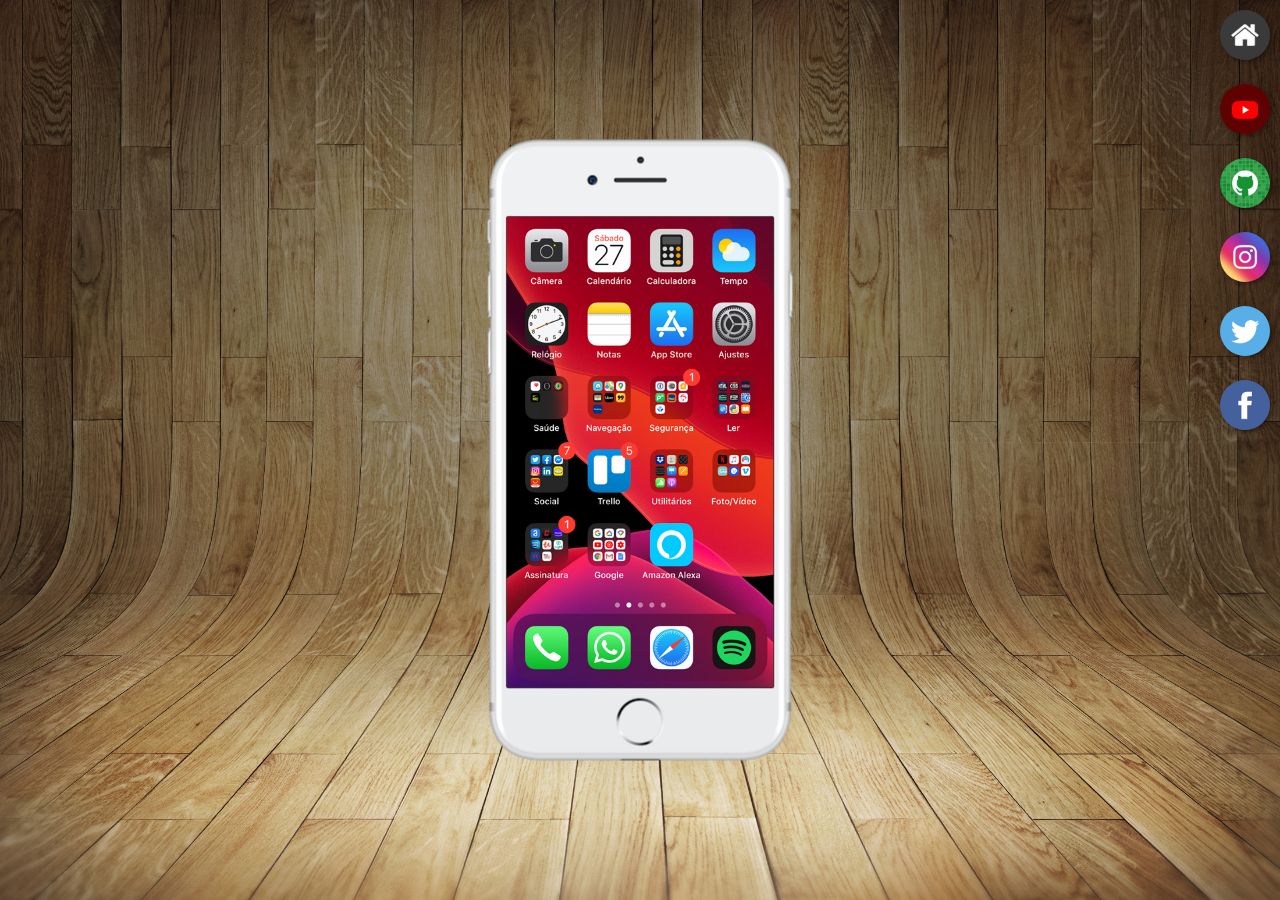
<file: index.html>
<!DOCTYPE html>
<html lang="pt-br">
<head>
    <meta charset="UTF-8">
    <meta name="viewport" content="width=device-width, initial-scale=1.0">
    <link rel="shortcut icon" href="favicon.ico" type="image/x-icon">
    <link rel="stylesheet" href="estilos/style.css">
    <title>Projetos Redes Sociais</title>
</head>
<body>
    <main>
        <section id="telefone">
            <iframe src="home.html" name="tela" id="tela" frameborder="0">
                Seu navegador não é compátivel com isso.
            </iframe>
        </section>
        <section id="redes-sociais">
            <a href="home.html" target="tela"><img src="imagens/logo-home.jpg" alt="Home"></a><br>
            <a href="youtube.html" target="tela"><img src="imagens/logo-youtube.jpg" alt="Youtube"></a><br>
            <a href="github.html" target="tela"><img src="imagens/logo-github.jpg" alt="Github"></a><br>
            <a href="instagram.html" target="tela"><img src="imagens/logo-instagram.jpg" alt="Instagram"></a><br>
            <a href="#" target="tela"><img src="imagens/logo-twitter.jpg" alt="Twitter"></a><br>
            <a href="#" target="tela"><img src="imagens/logo-facebook.jpg" alt="Facebook"></a>

        </section>
    </main>
</body> 
</html>
</file>
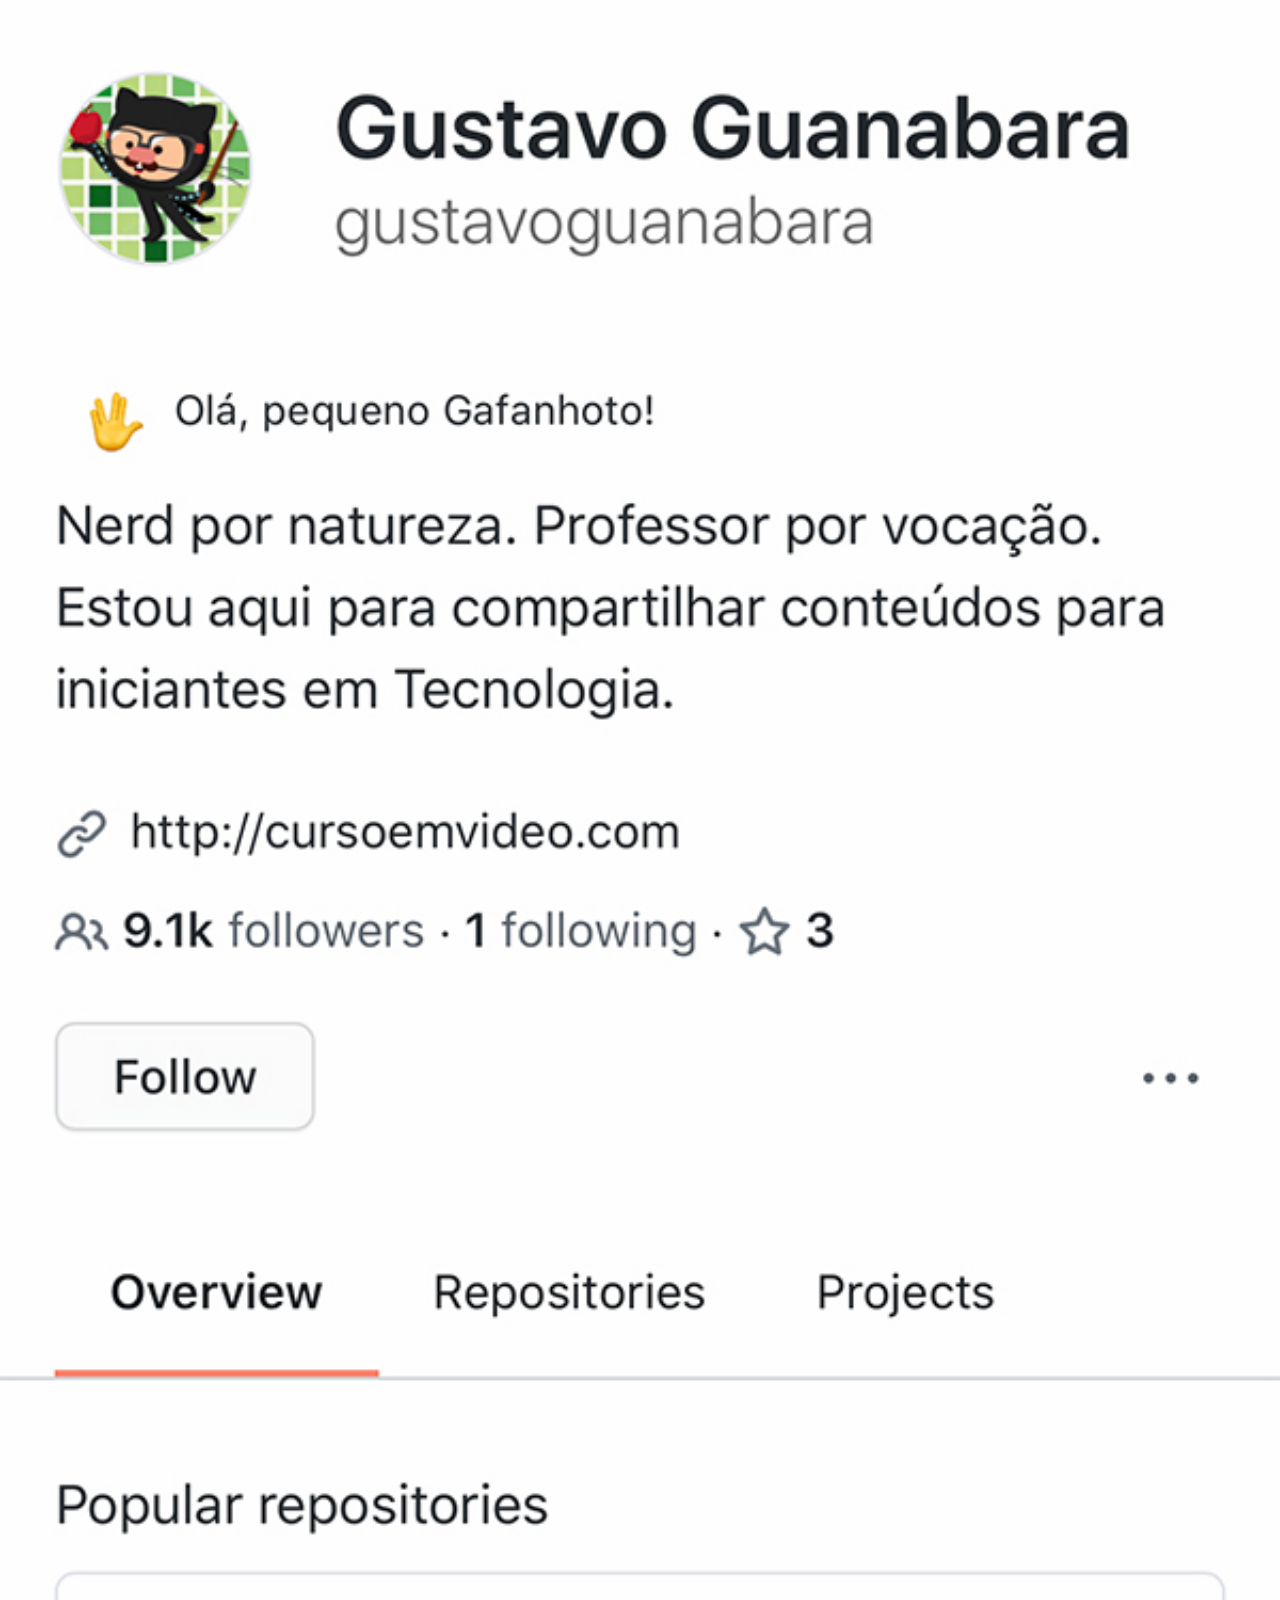
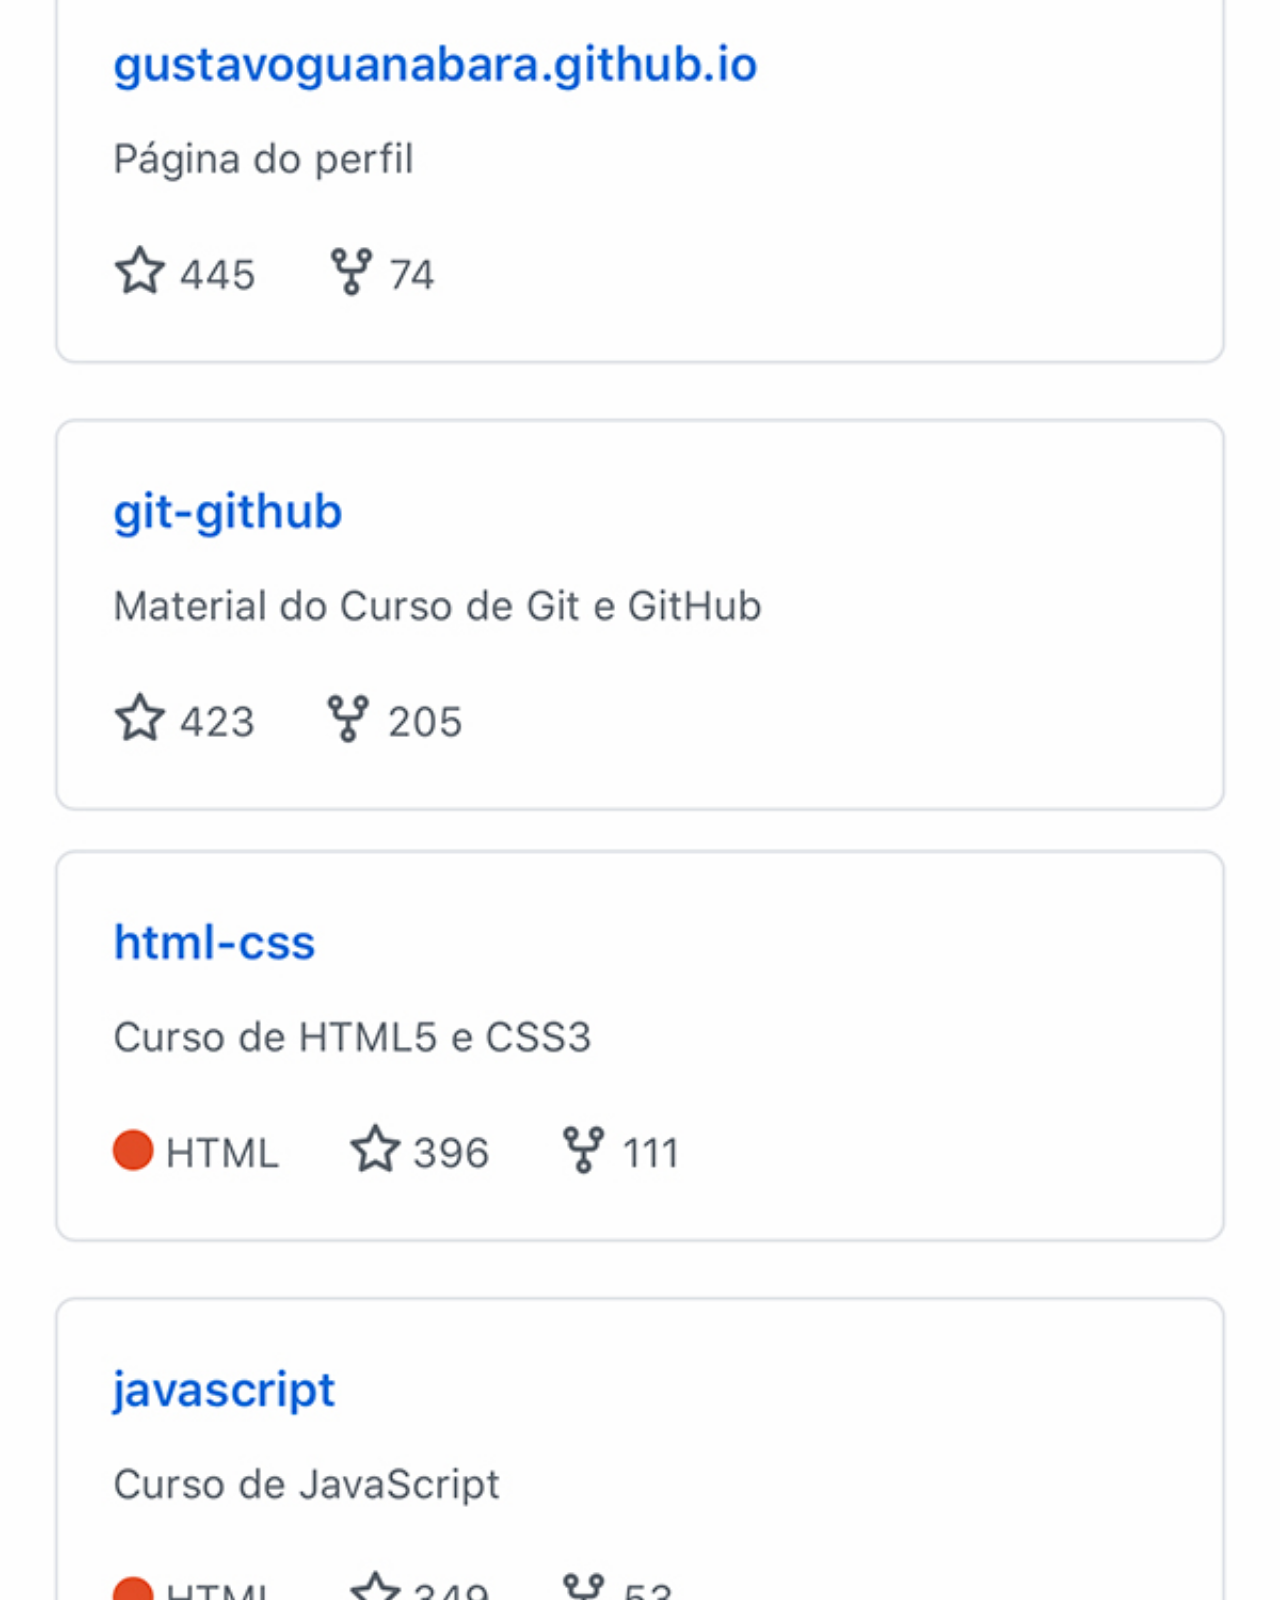
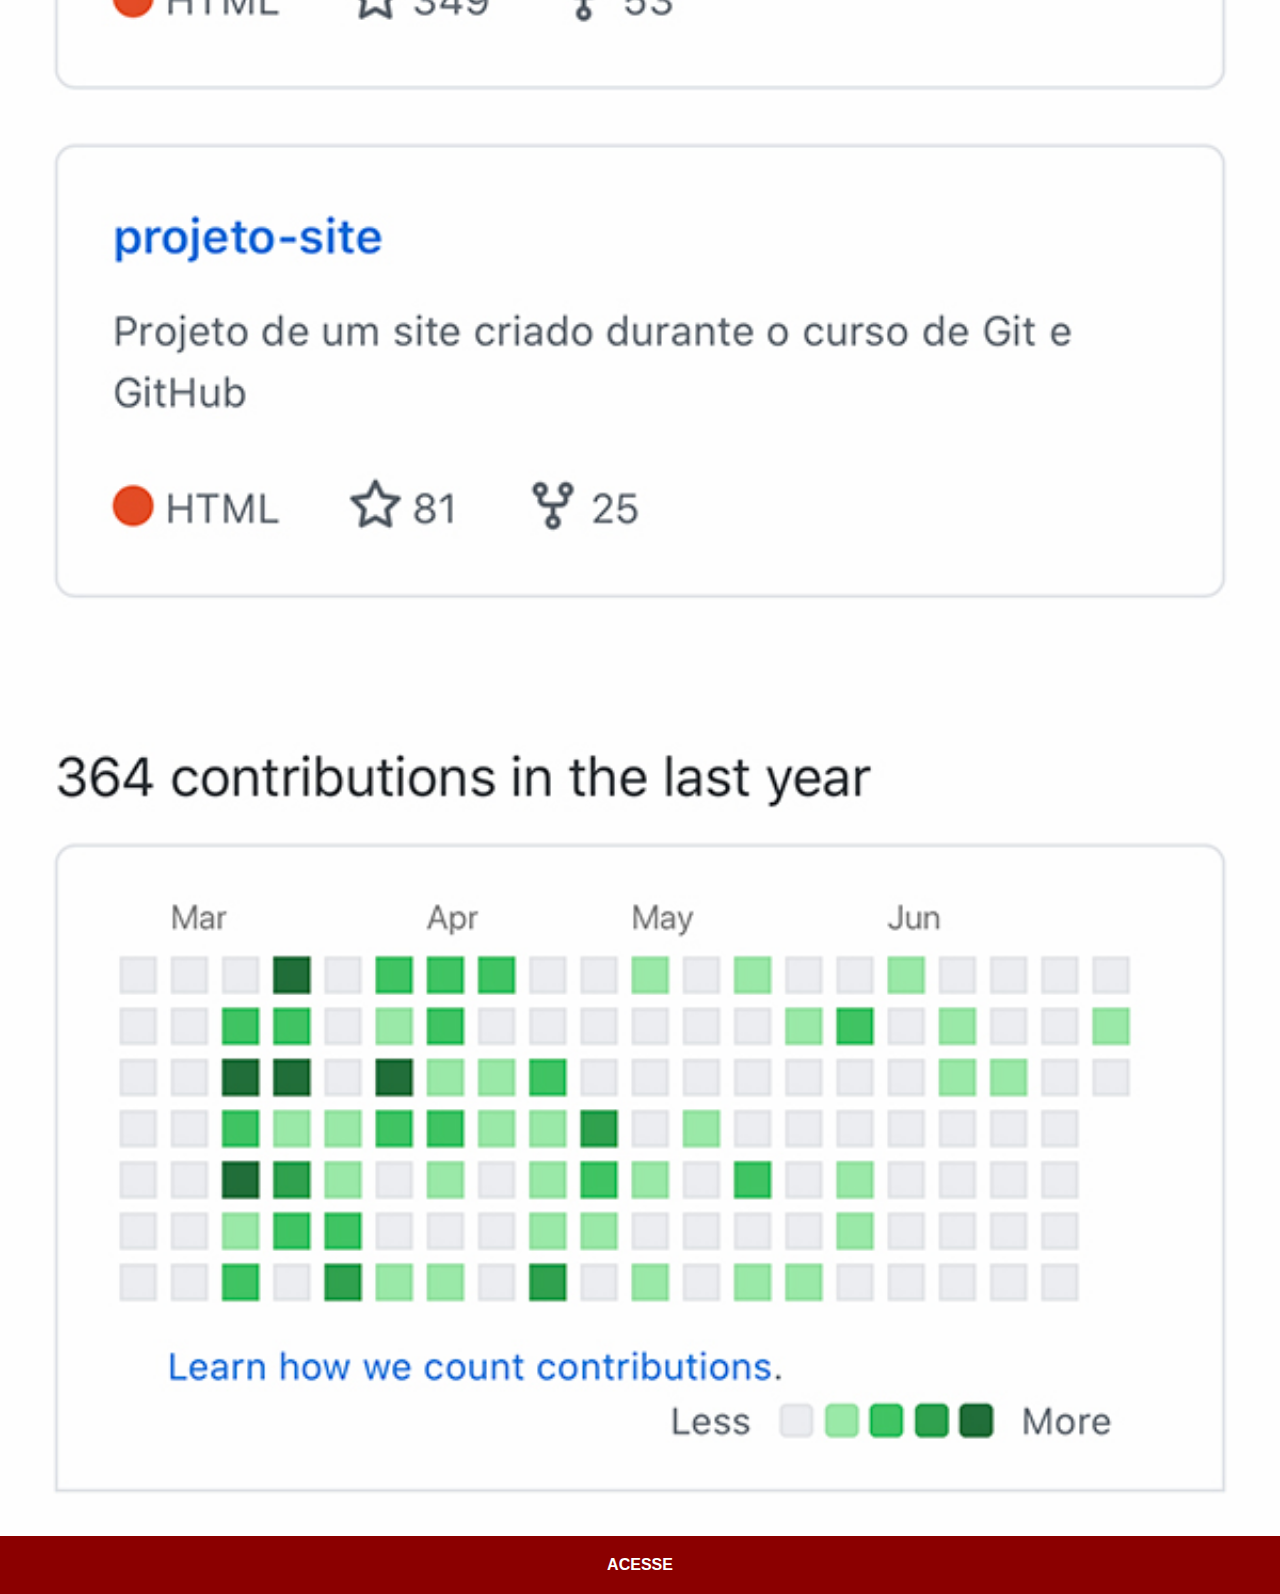
<file: github.html>
<!DOCTYPE html>
<html lang="pt-br">
<head>
    <meta charset="UTF-8">
    <meta name="viewport" content="width=device-width, initial-scale=1.0">
    <title>Github</title>
    <link rel="stylesheet" href="estilos/social.css">
</head>
<body>
  <img src="imagens/tela-github.jpg" alt="Github">
  <a href="https://github.com/gustavoguanabara/" target="_blank">ACESSE</a>  
</body>
</html>
</file>
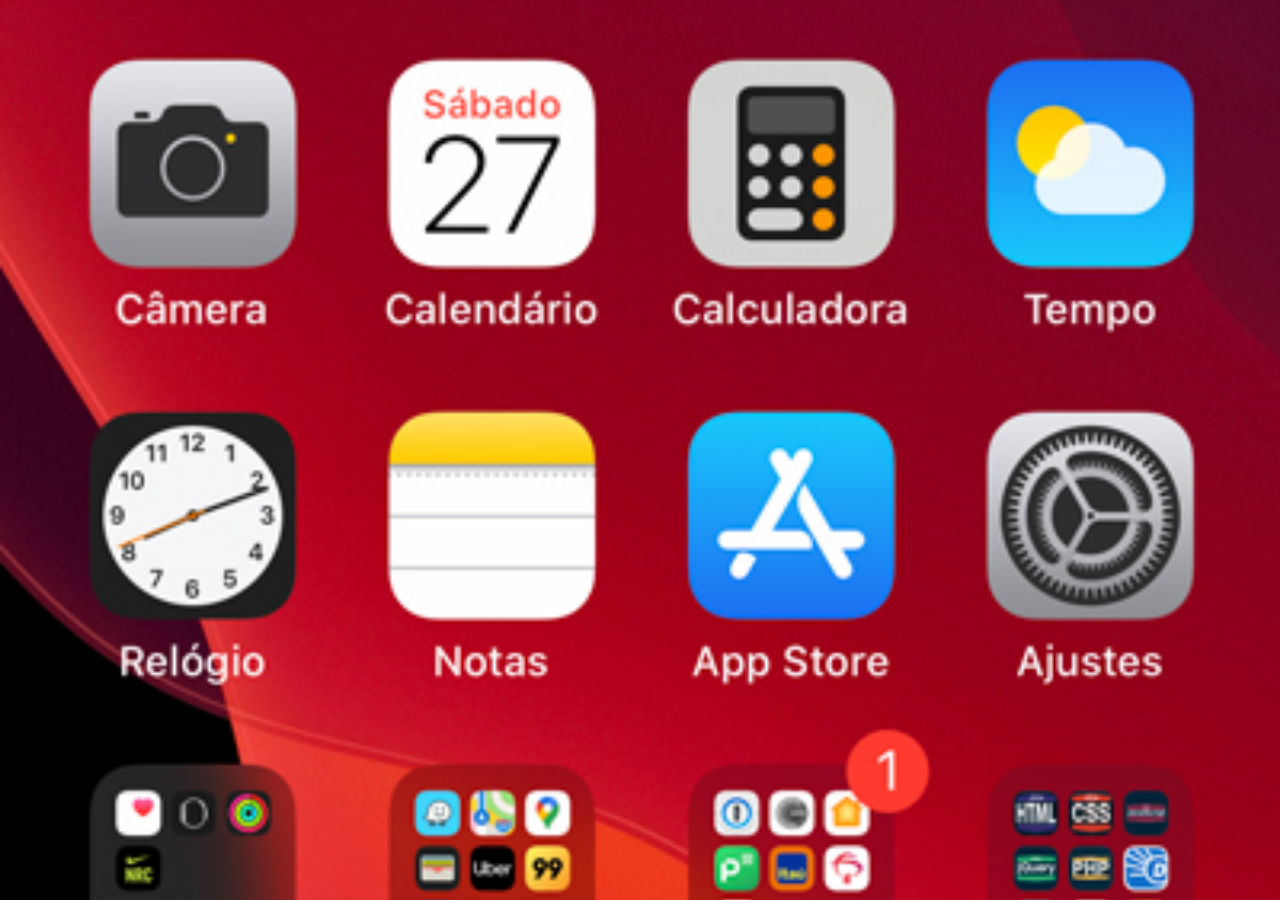
<file: home.html>
<!DOCTYPE html>
<html lang="pt-br">
<head>
    <meta charset="UTF-8">
    <meta name="viewport" content="width=device-width, initial-scale=1.0">
    <title>Home</title>
</head>
<style>
    * {
        margin: 0px;
        padding: 0px;
    }

    body {
        width: 100vw;
        height: 100vh;
        background: black url('imagens/tela-home.jpg') no-repeat top center;
        background-size: cover;
    }
</style>
<body>
    
</body>
</html>
</file>
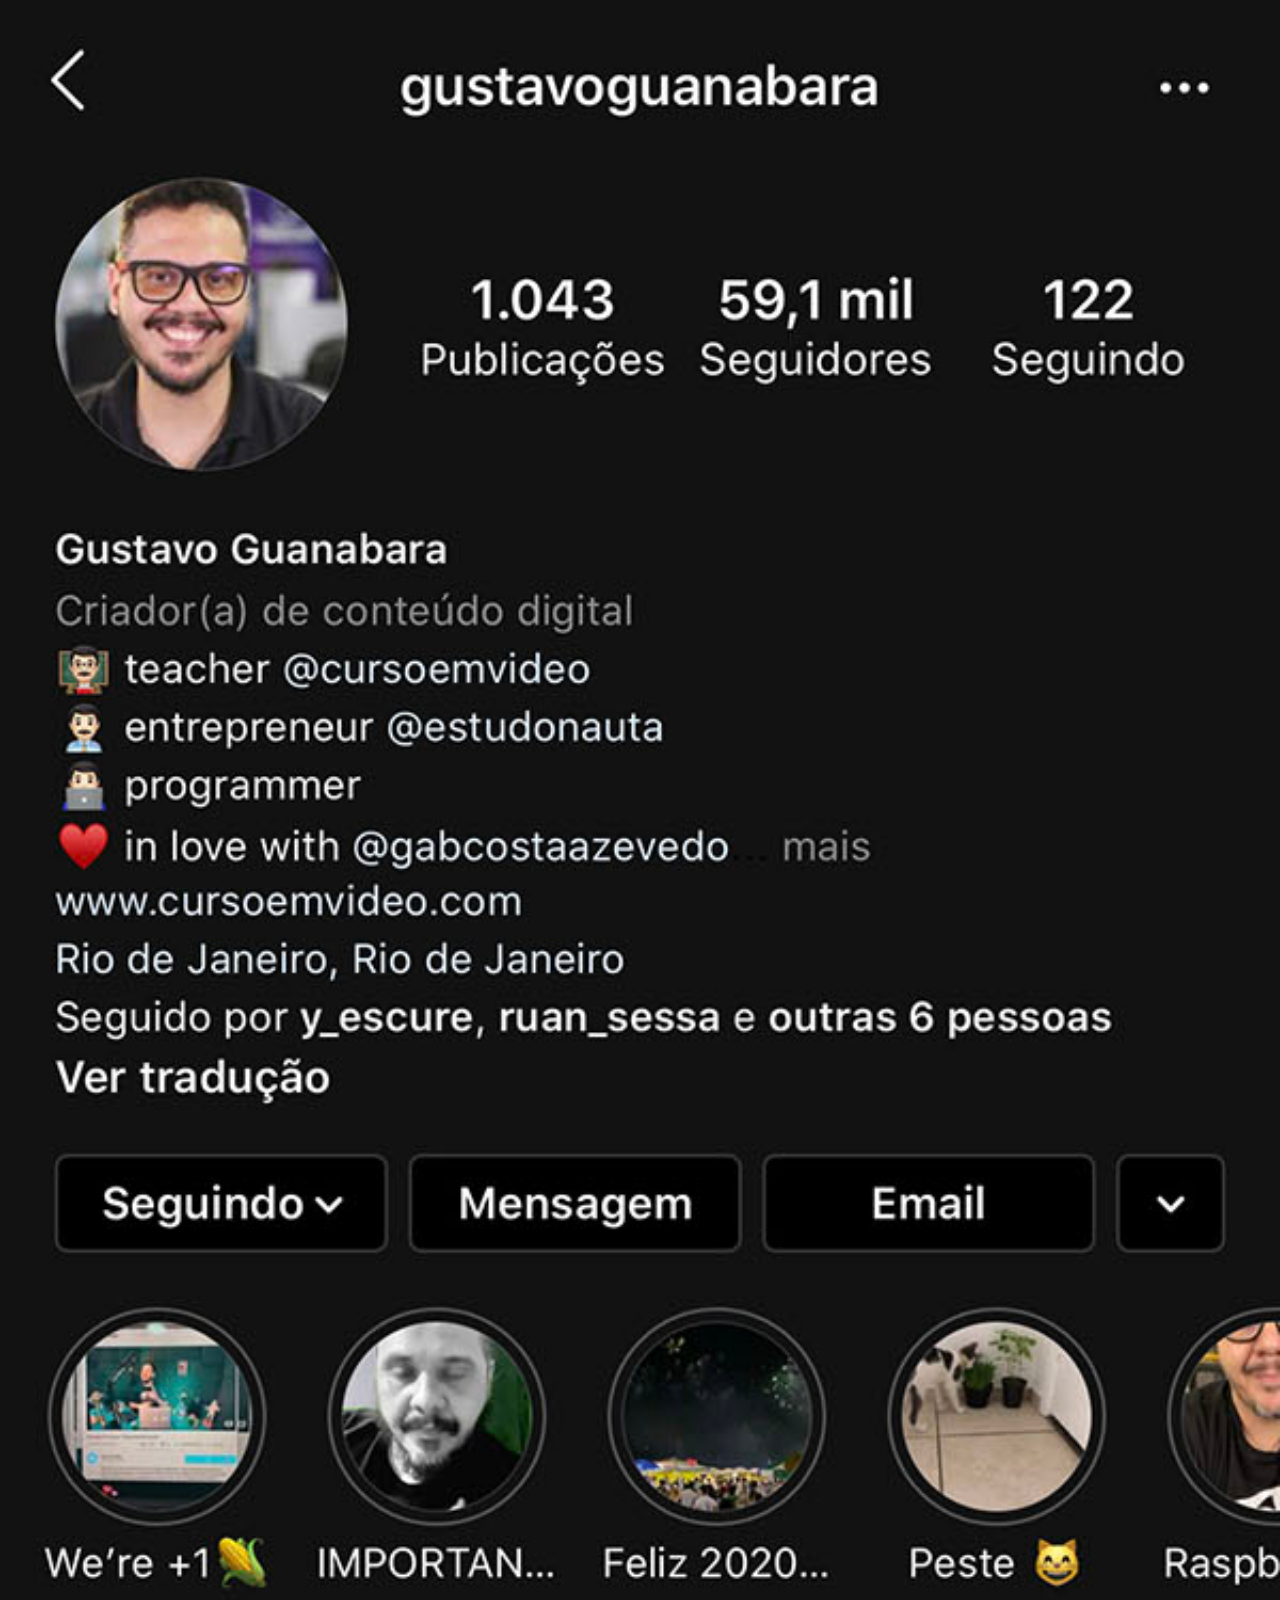
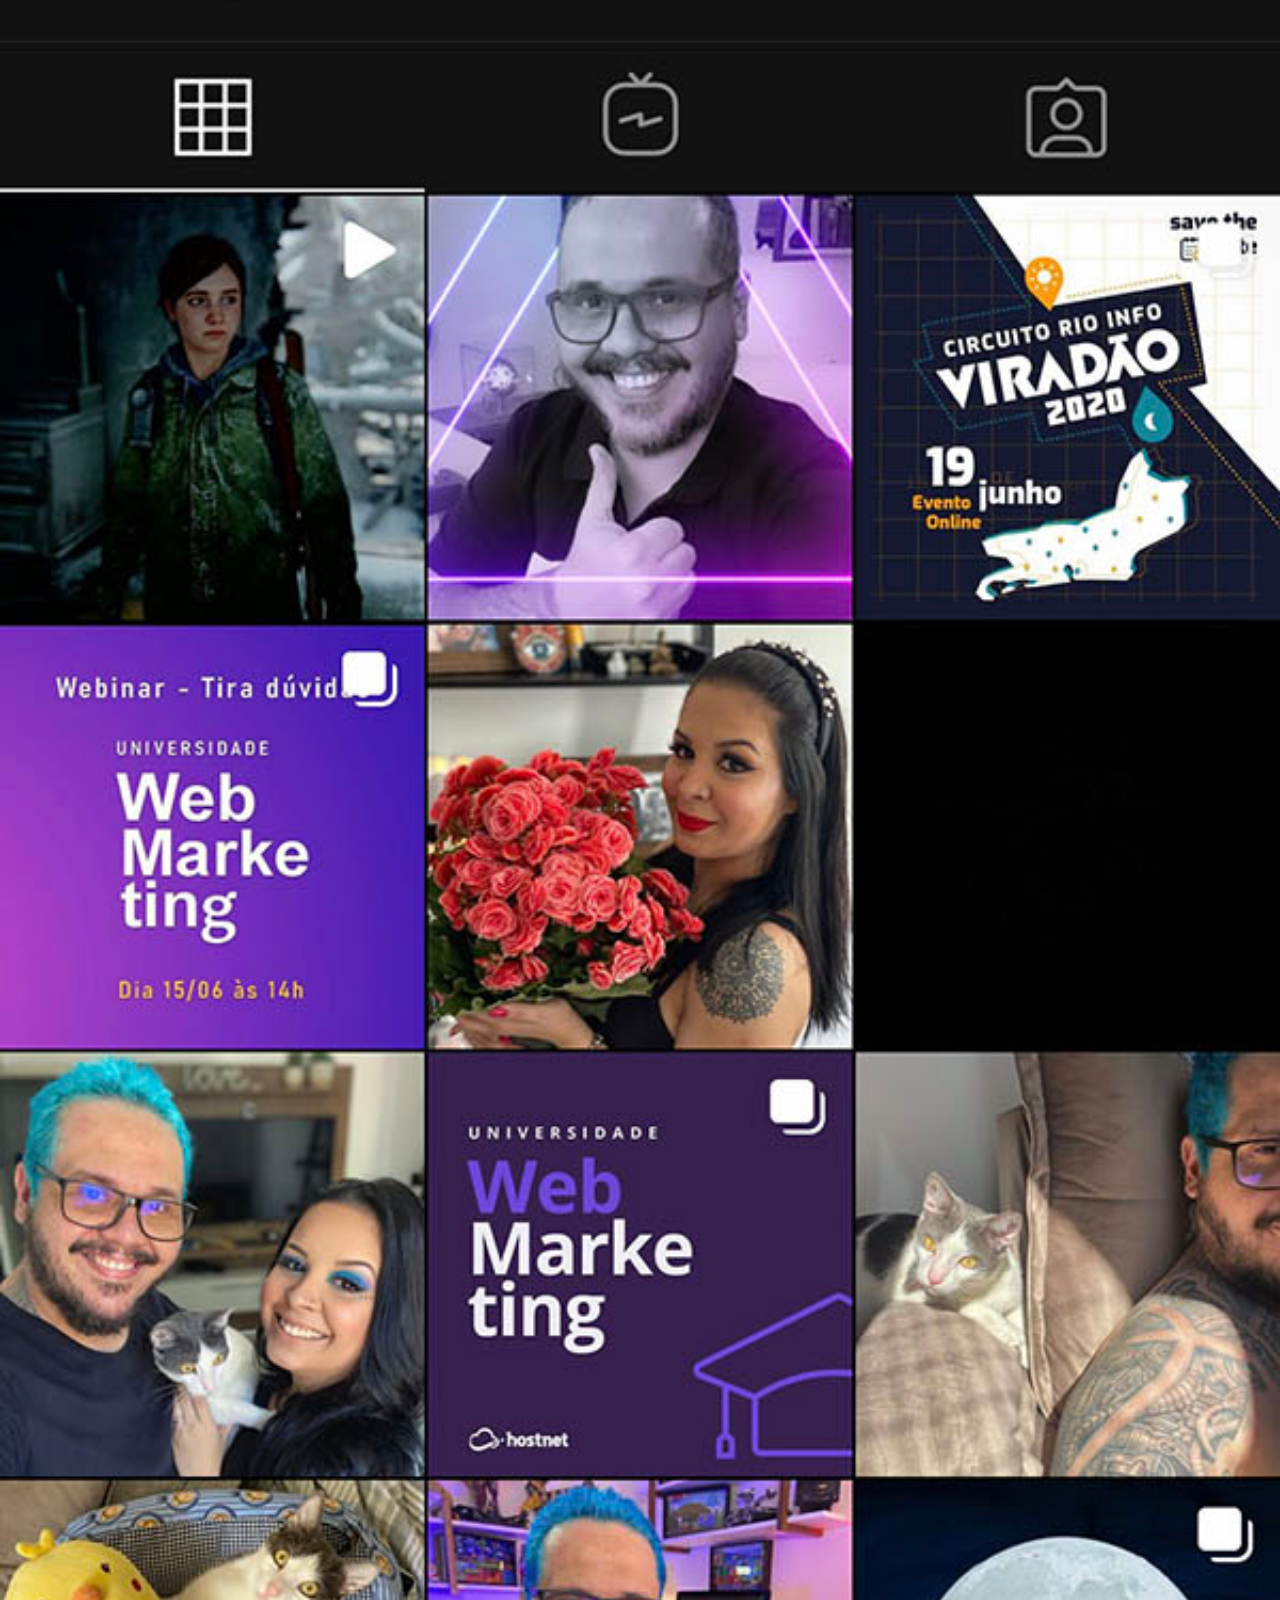
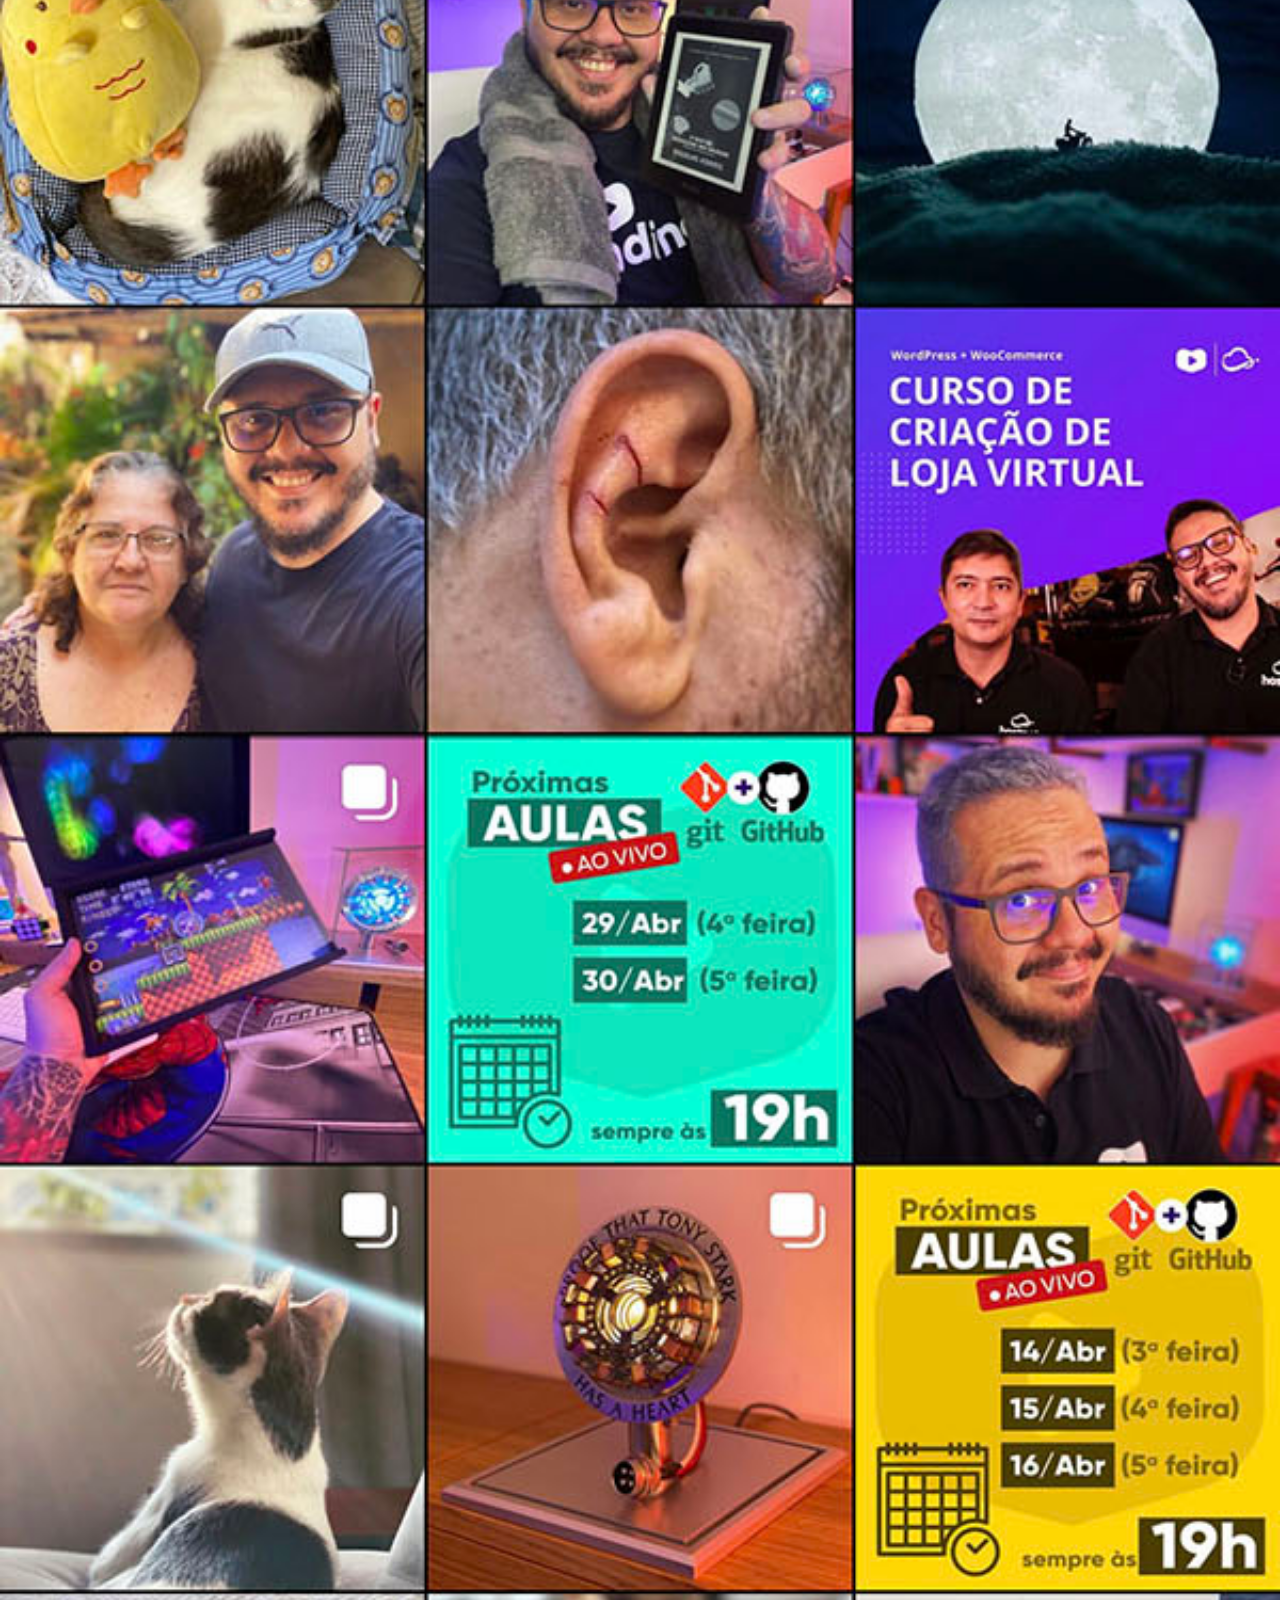
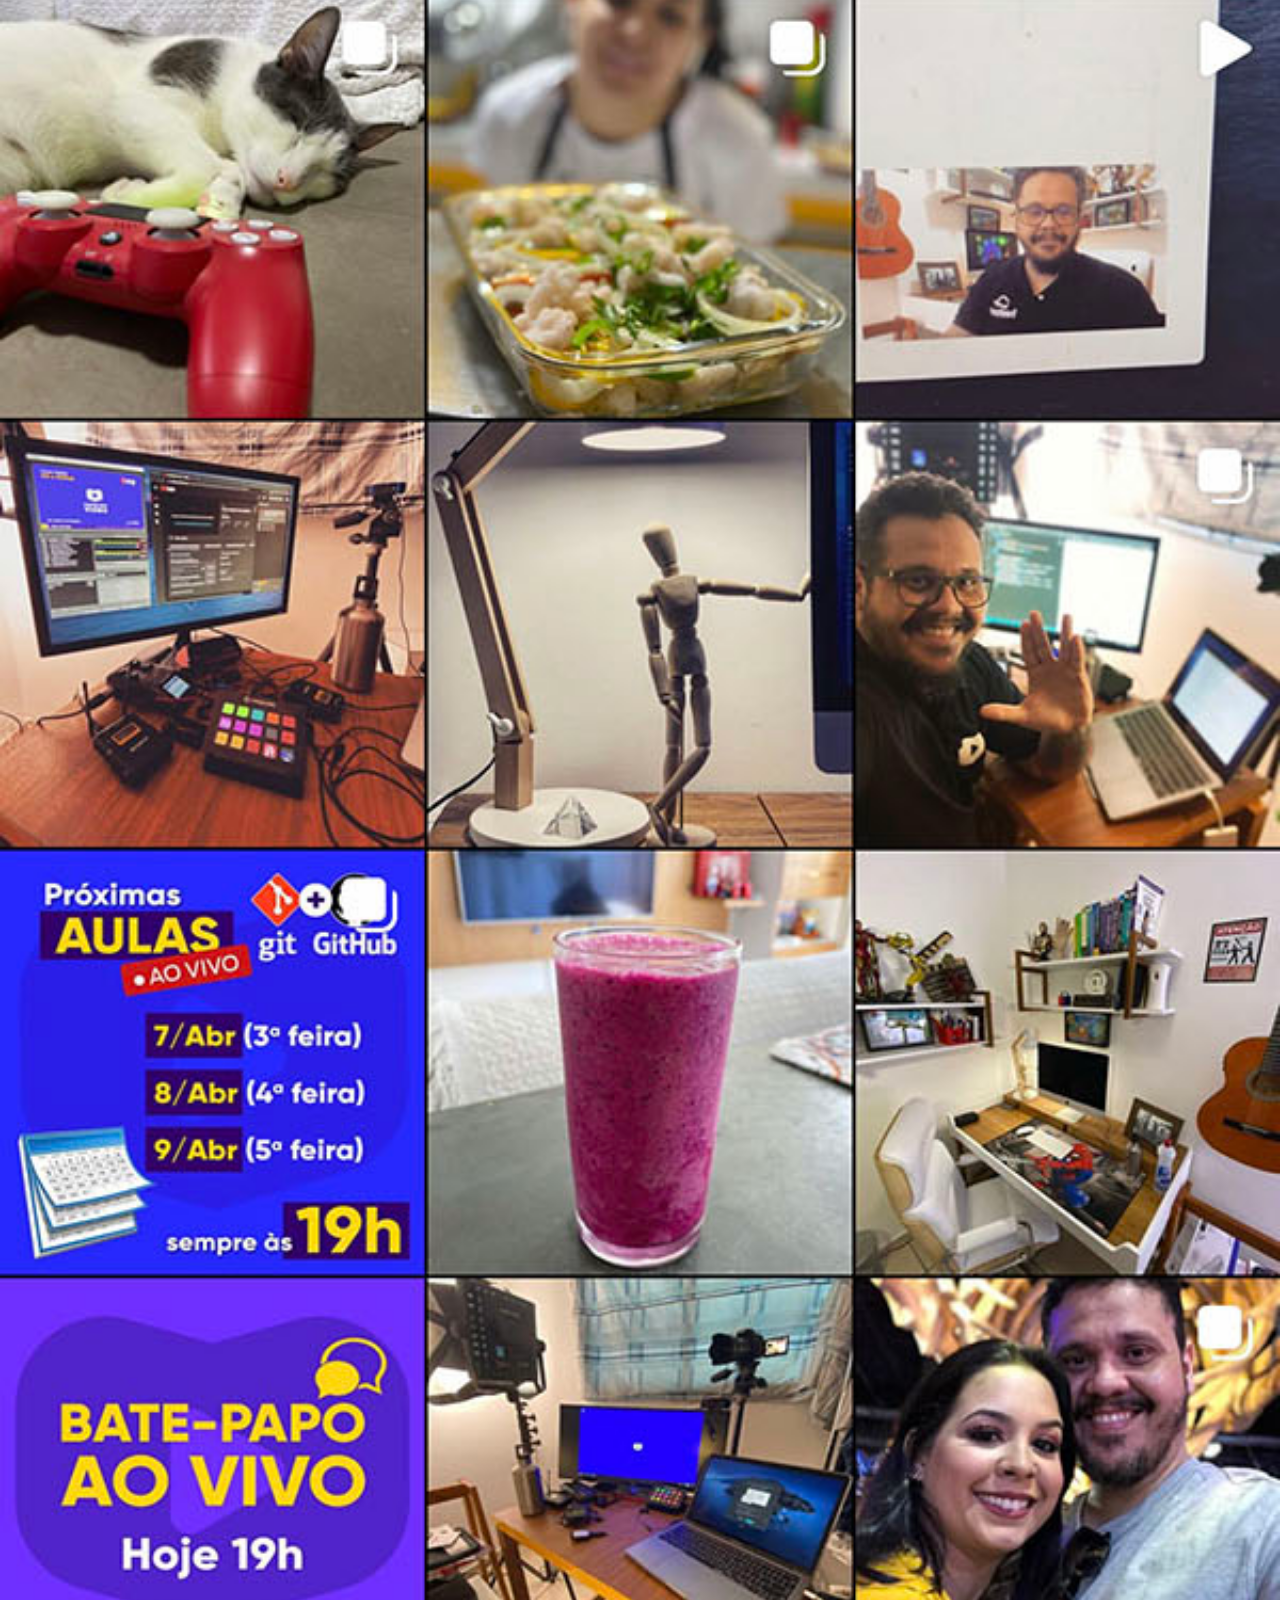
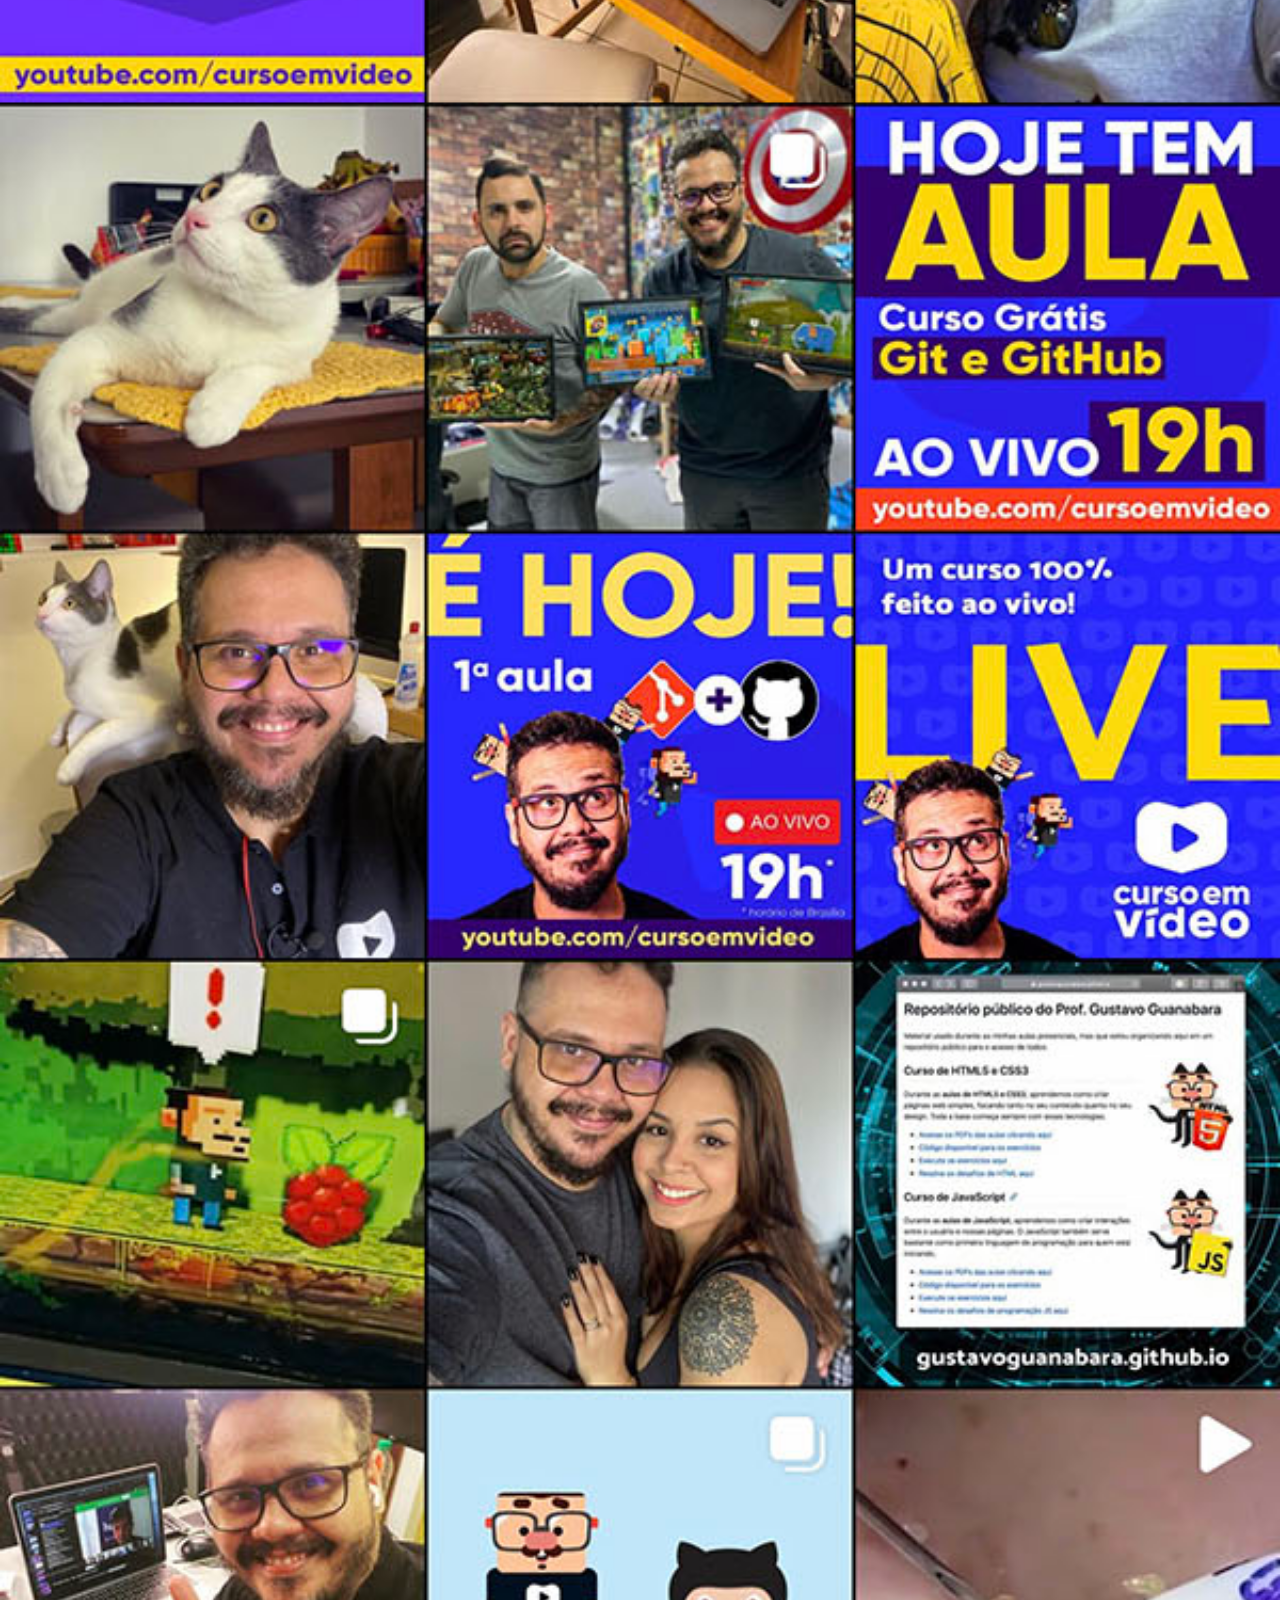
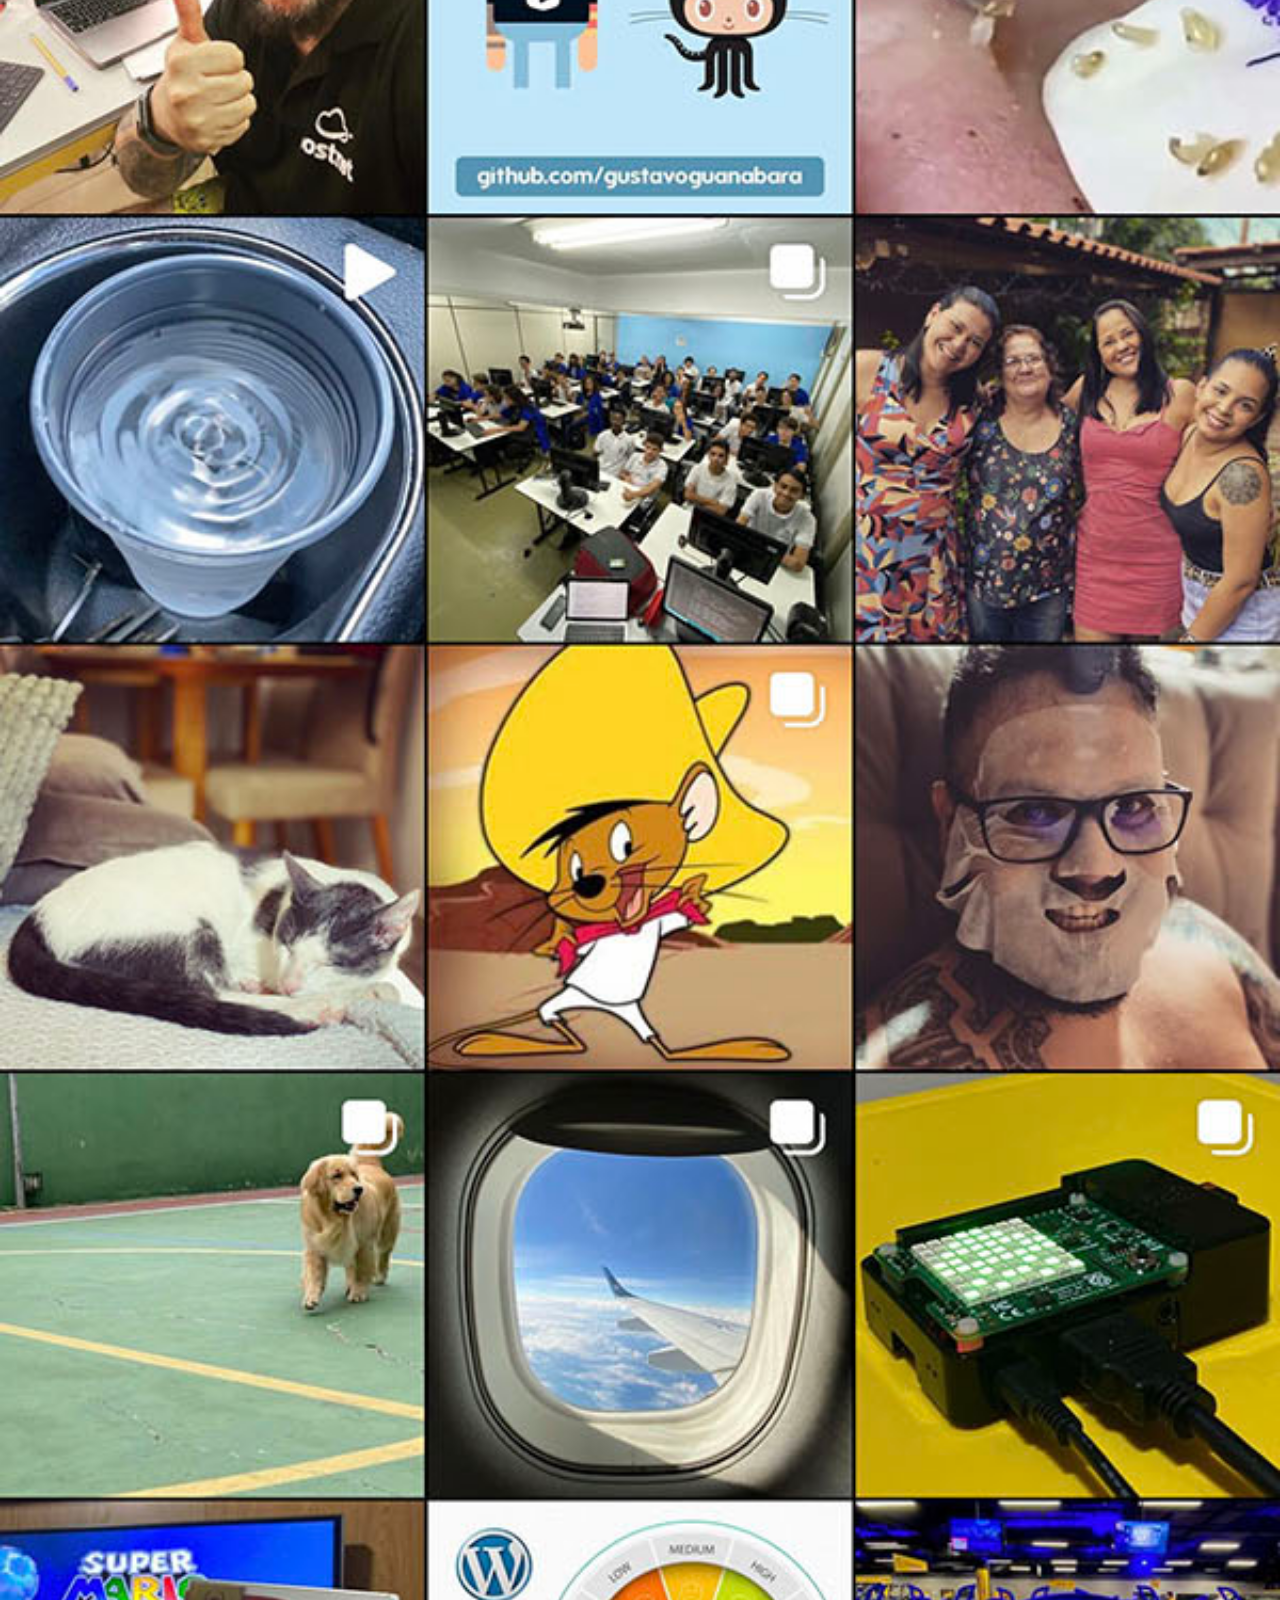
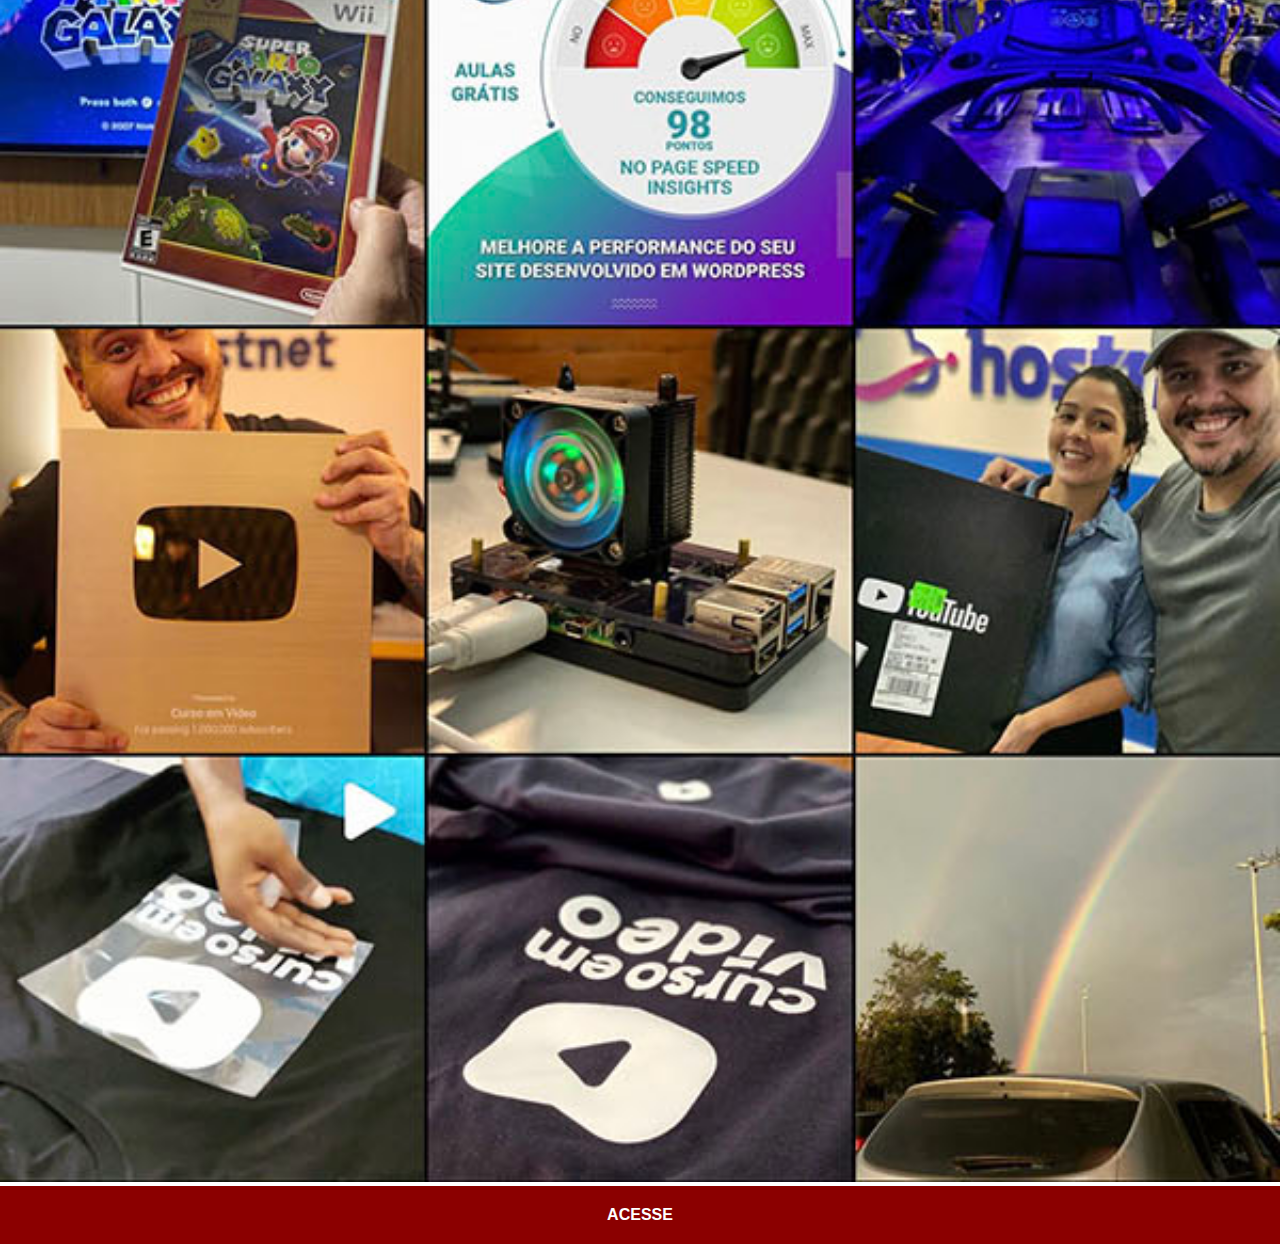
<file: instagram.html>
<!DOCTYPE html>
<html lang="pt-br">
<head>
    <meta charset="UTF-8">
    <meta name="viewport" content="width=device-width, initial-scale=1.0">
    <title>Instagram</title>
    <link rel="stylesheet" href="estilos/social.css">
</head>
<body>
  <img src="imagens/tela-instagram.jpg" alt="Instagram">
  <a href="https://www.instagram.com/gustavoguanabara/" target="_blank">ACESSE</a>  
</body>
</html>
</file>
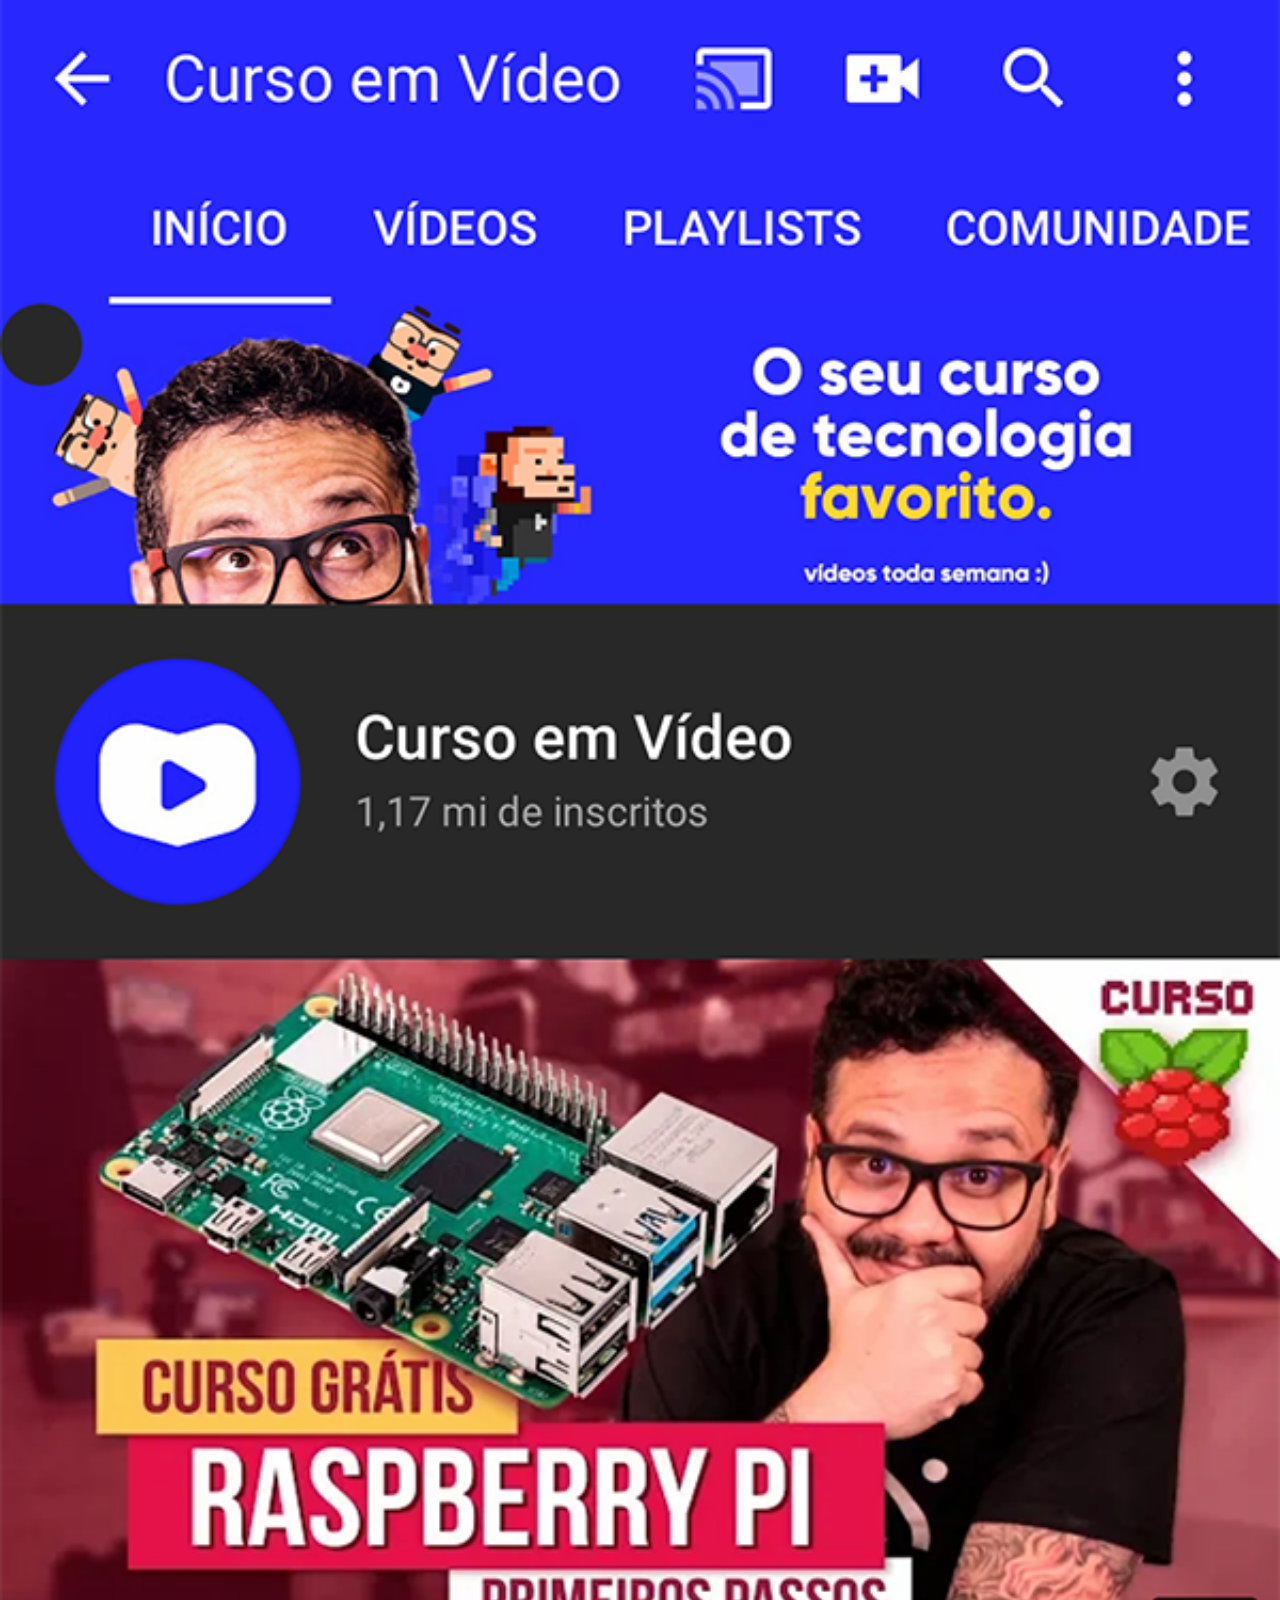
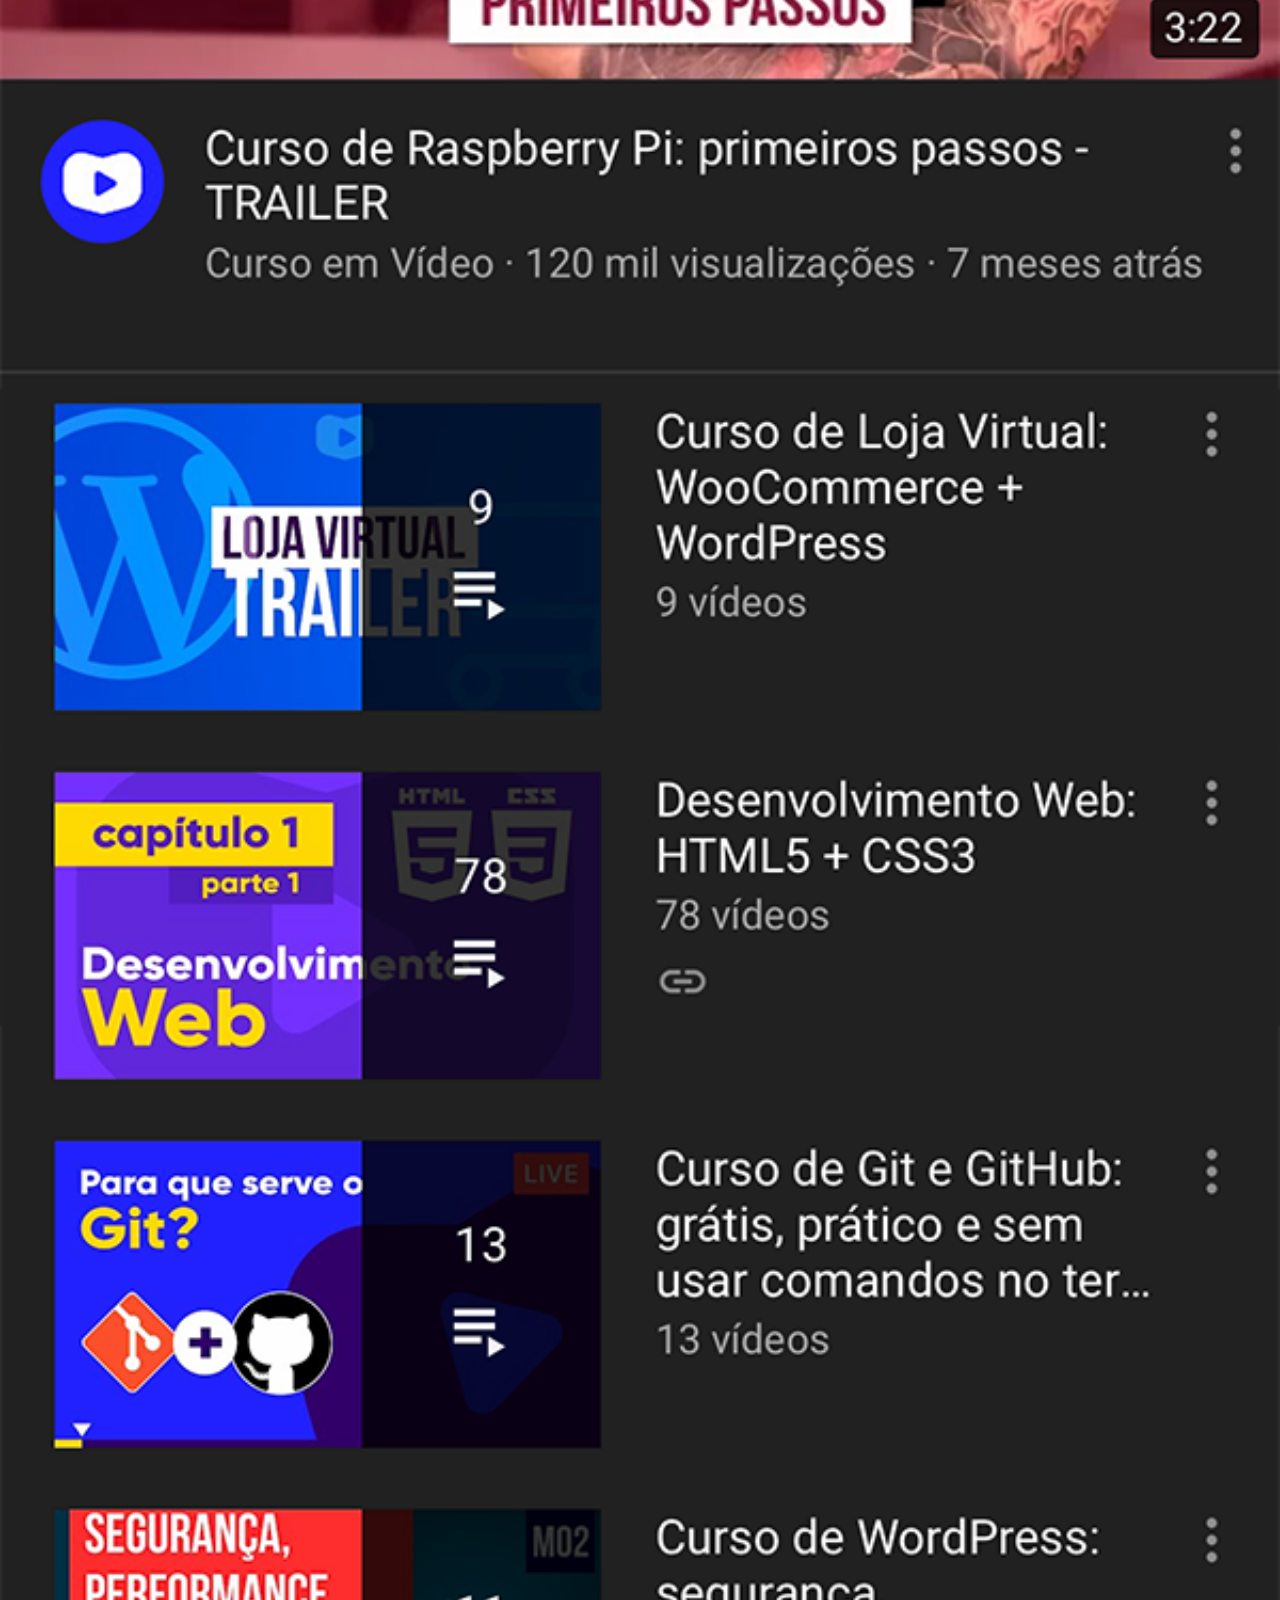
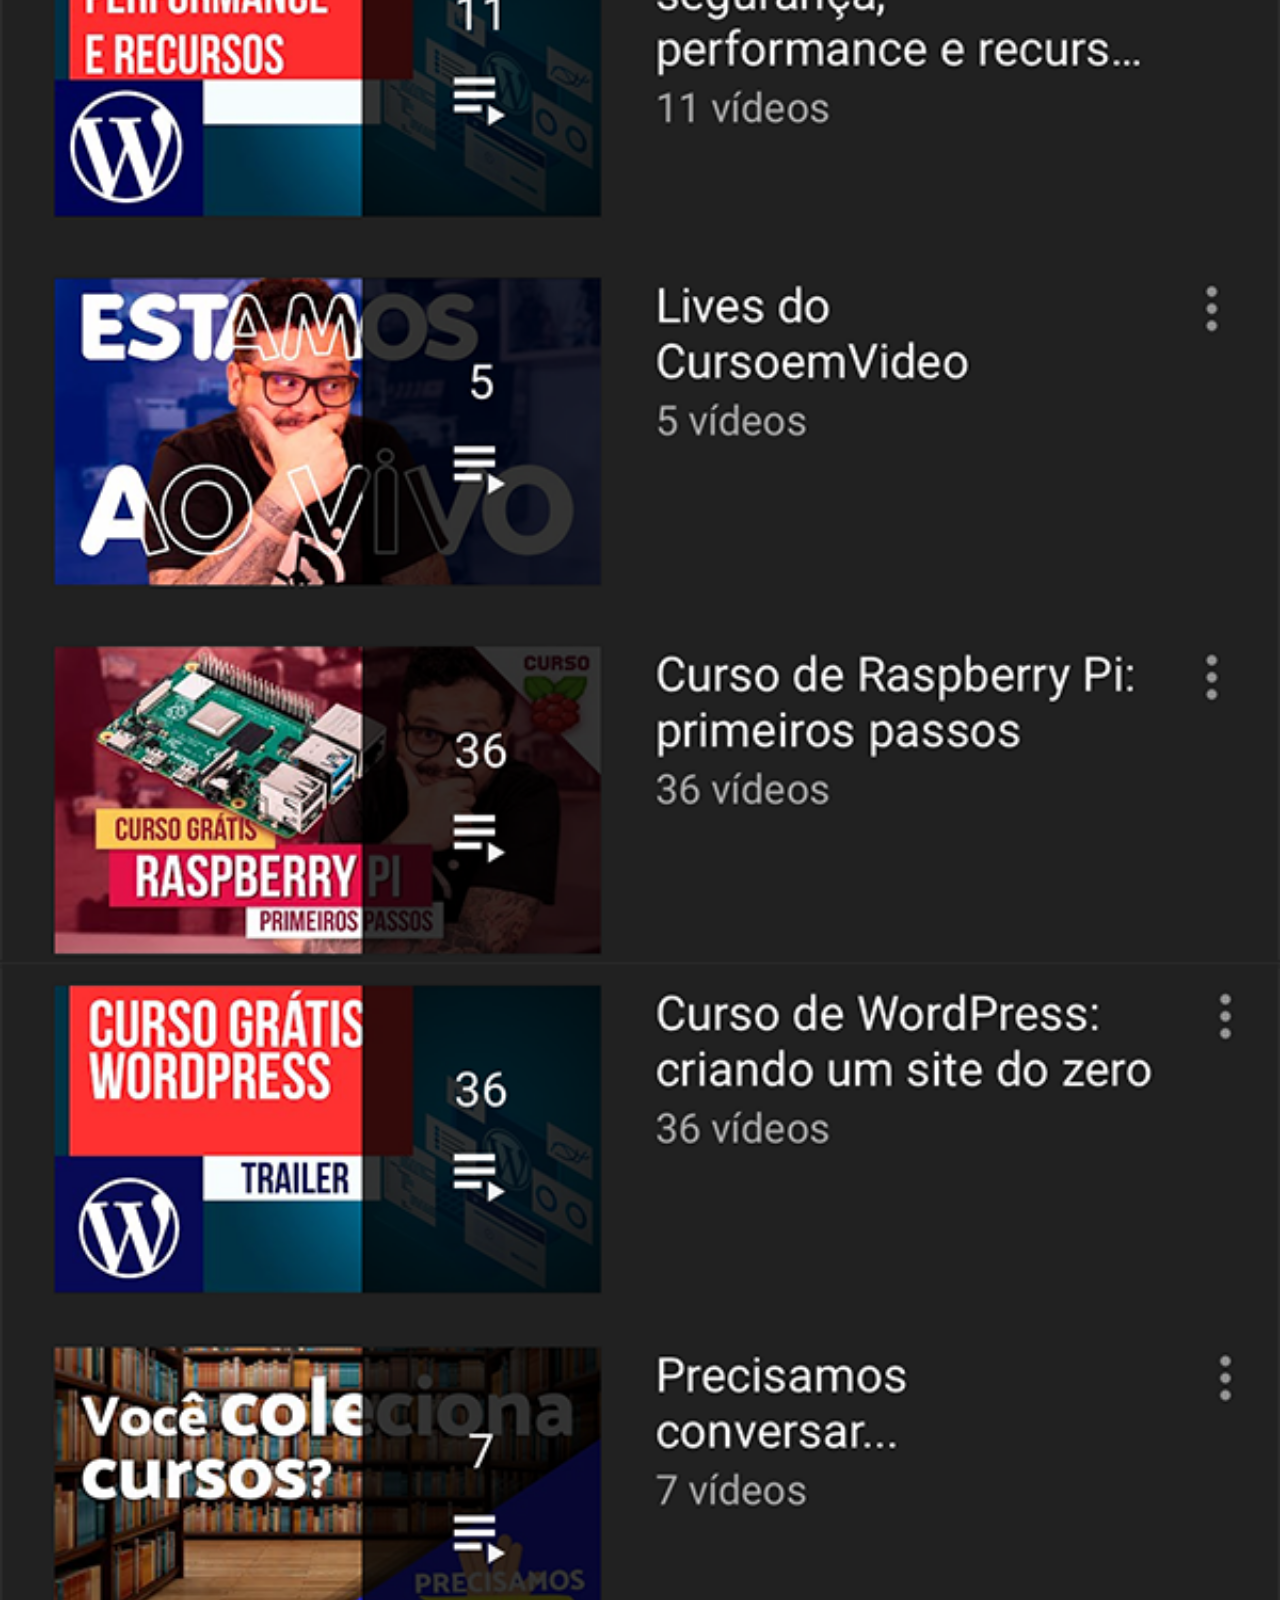
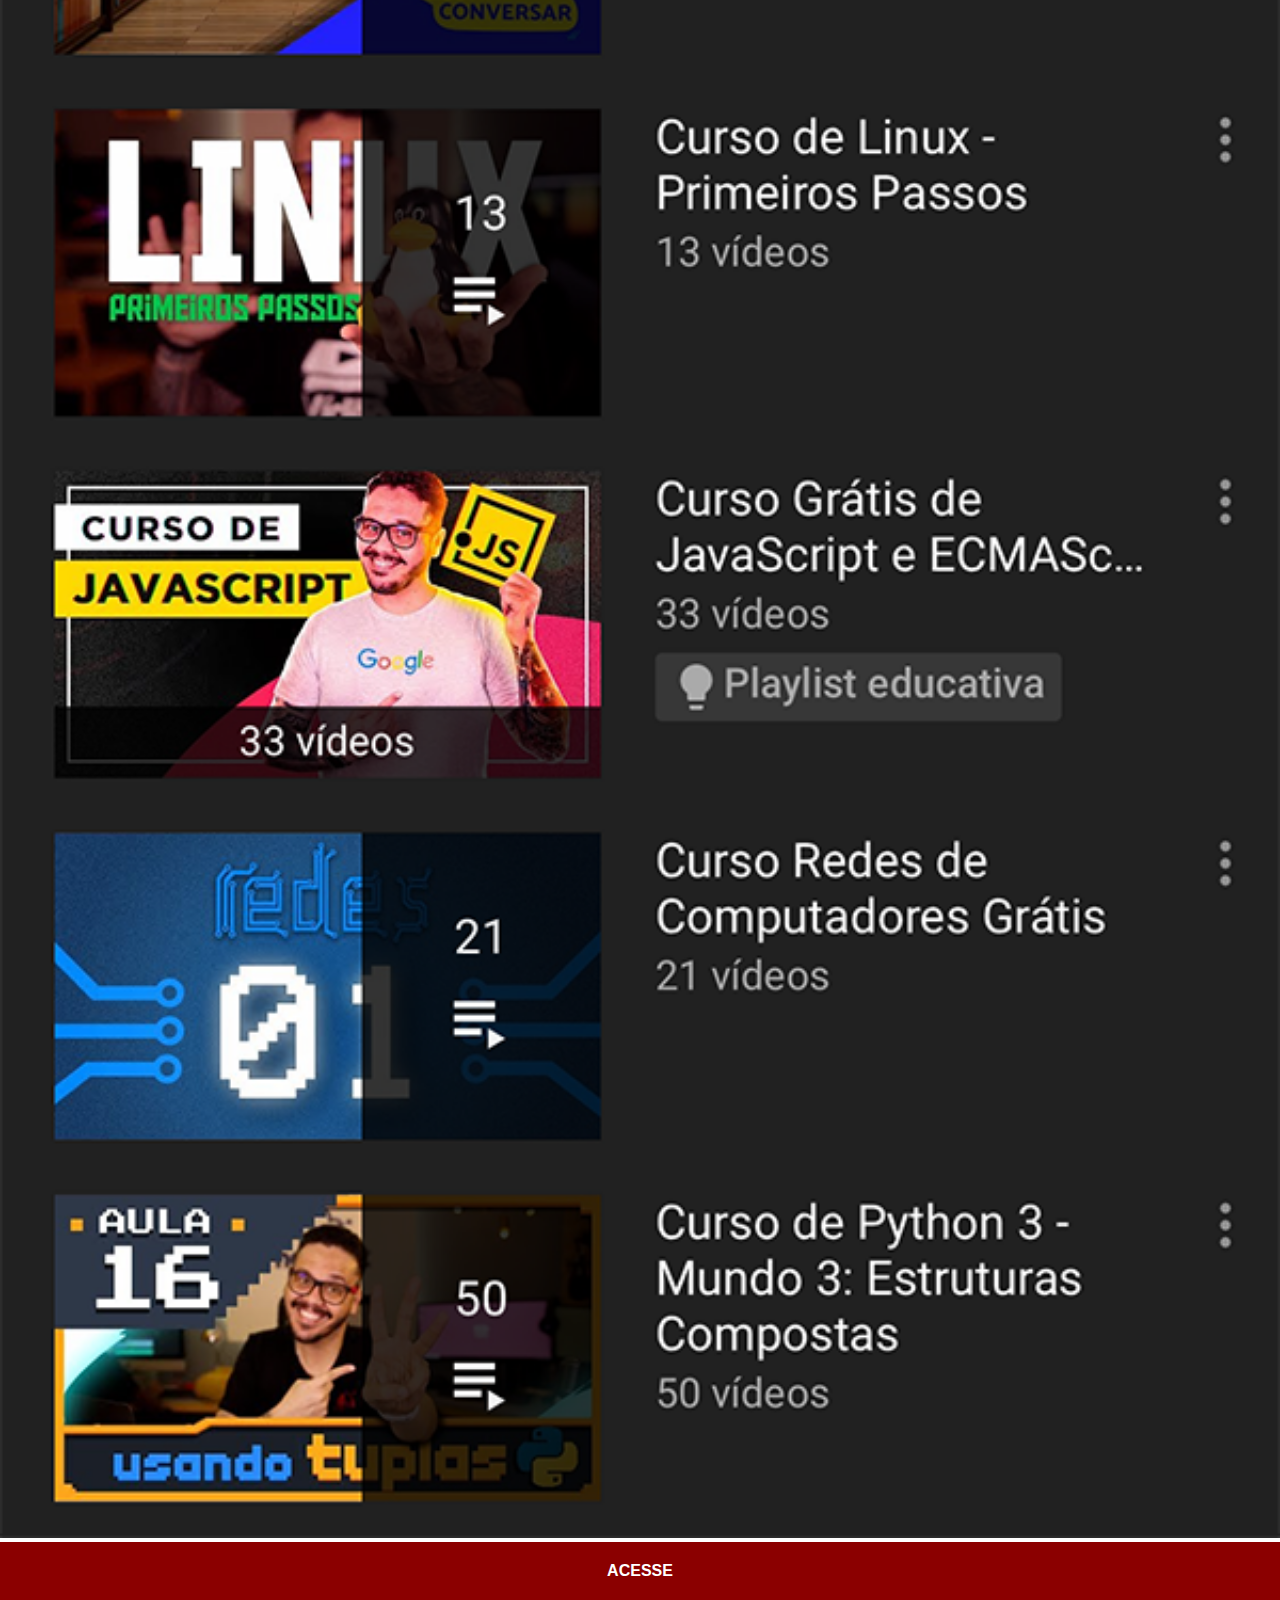
<file: youtube.html>
<!DOCTYPE html>
<html lang="pt-br">
<head>
    <meta charset="UTF-8">
    <meta name="viewport" content="width=device-width, initial-scale=1.0">
    <title>Youtube</title>
    <link rel="stylesheet" href="estilos/social.css">
</head>
<body>
    <img src="imagens/tela-youtube.png" alt="Youtube">
    <a href="https://www.youtube.com/user/cursoemvideo/playlists" target="_blank">ACESSE</a>
</body>
</html>
</file>
<file: estilos/style.css>
@charset "UTF-8";

* {
    margin: 0px;
    padding: 0px;
    font-family: Arial, Helvetica, sans-serif;
}

html, body {
    height: 100vh;
    width: 100vw;

}

body {
    background: url('../imagens/fundo-madeira.jpg') no-repeat top center;
    background-size: cover;
    background-attachment: fixed;
}

main {
    position: relative;
    height: 100vh;
   

}

section#telefone {
    position: absolute;
    top: 50%;
    left: 50%;
    transform: translate(-50%, -50%);

    height: 627px;
    width: 311px;
    
    background: url('../imagens/frame-iphone.png') no-repeat
}

iframe#tela {
    position:relative;
    top: 80px;
    left: 22px;
    width: 267px;
    height: 471px;
}

section#redes-sociais {
    text-align: right;
}
section#redes-sociais img {
    width: 50px;
    margin: 10px;
    border-radius: 50%;
    box-shadow: 2px 2px 5px rgba(0, 0, 0, 0.400);
    box-sizing: border-box;
    
}

section#redes-sociais img:hover {
    border: 2px solid rgba(255, 255, 255, 0.637);
    transform: translate(-3px, -3px);
    box-shadow: 5px 5px 10px rgba(0, 0, 0, 0.623);
    transition: transform .3s, border 1s;
}
</file>
<file: estilos/social.css>
@charset "UTF-8";

 * {
            margin: 0px;
            padding: 0px;
            font-family: Arial, Helvetica, sans-serif;
        }

        ::-webkit-scrollbar {
            width: 0px;
            height: 0px;

        }

        img {
            width: 100vw;
        }

        a {
            display: block;
            background-color: darkred;
            color: white;
            padding: 20px;
            text-align: center;
            font-weight: bolder;
            text-decoration: none;
        }

        a:hover {
            background-color: red;
        }
</file>
